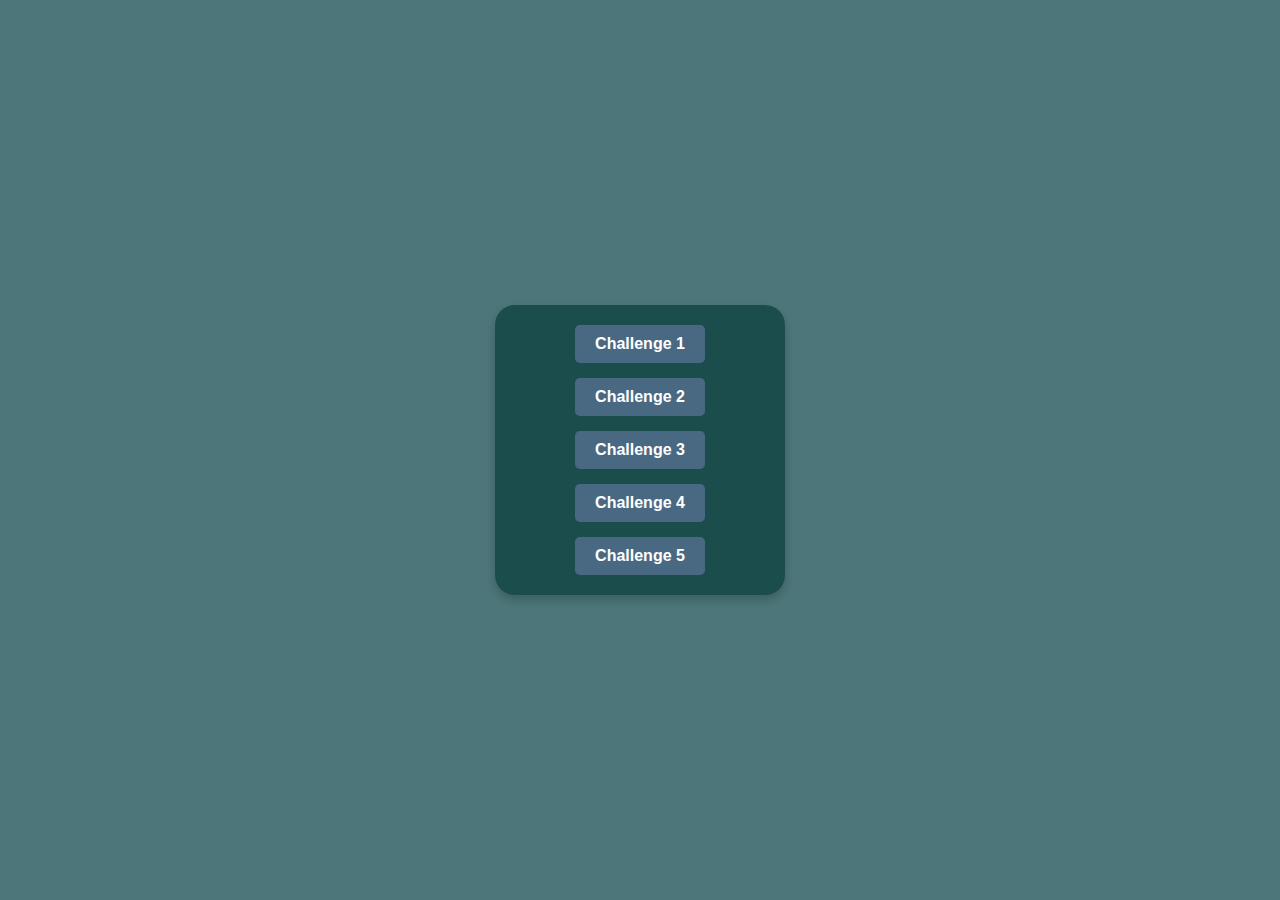
<file: index.html>
<!DOCTYPE html>
<html lang="fr">
    <head>
     <meta charset="utf-8">
     <title>Challenge Frontend</title>
     <link rel="stylesheet" href="style.css">
     <link rel="icon" type="image/png" sizes="32x32" href="site web 1/assets/images/favicon-32x32.png">
    </head>
    <body>
        <div class="button">
            <a href="site web 1/index.html" target="_blank">Challenge 1</a>
            <a href="site web 2/index.html" target="_blank">Challenge 2</a>
            <a href="site web 3/index.html" target="_blank">Challenge 3</a>
            <a href="site web 4/index.html" target="_blank">Challenge 4</a>
            <a href="site web 5/index.html" target="_blank">Challenge 5</a>
        </div>
    </body>
</html>
</file>
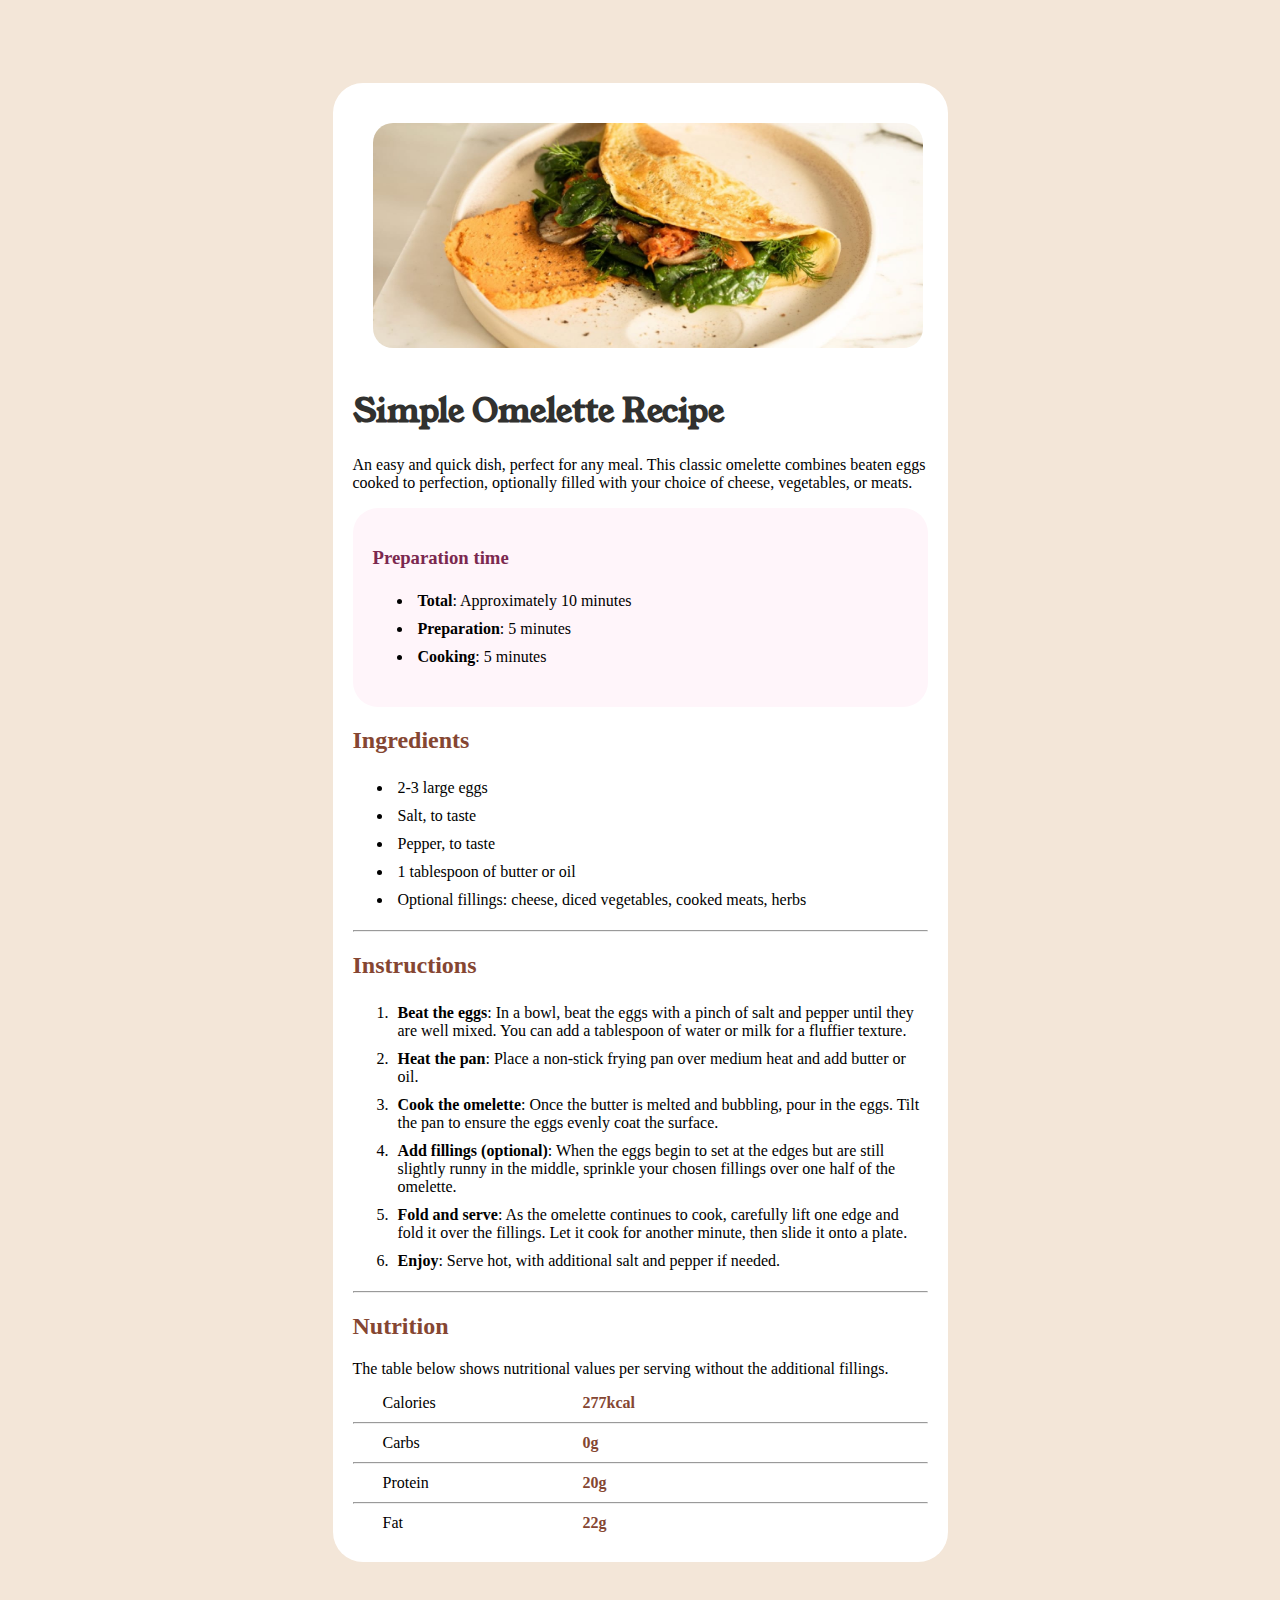
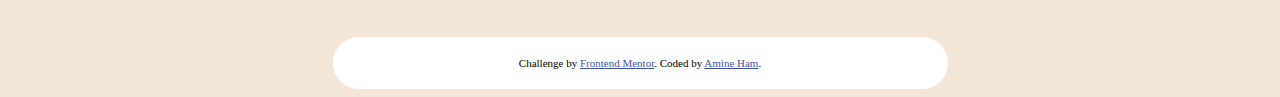
<file: site web 1/index.html>
<!DOCTYPE html>
<html lang="en">
<head>
  <meta charset="UTF-8">
  <meta name="viewport" content="width=device-width, initial-scale=1.0"> 

  <link rel="icon" type="image/png" sizes="32x32" href="./assets/images/favicon-32x32.png">
  
  <title>Frontend Mentor | Recipe page</title>
  <link rel="stylesheet" href="styles.css">
  <link rel="preconnect" href="https://fonts.googleapis.com">
  <link rel="preconnect" href="https://fonts.gstatic.com" crossorigin>
  <link href="https://fonts.googleapis.com/css2?family=Young+Serif&display=swap" rel="stylesheet">
 
  <style>
    .attribution { font-size: 11px; text-align: center; }
    .attribution a { color: hsl(228, 45%, 44%); }
  </style>
</head>
<body>
  <div class="contenue">
  <img src="assets/images/image-omelette.jpeg" alt="image représentant une omelette" class="image-omelette">

  <h1>Simple Omelette Recipe</h1>

  <p>An easy and quick dish, perfect for any meal. This classic omelette combines beaten eggs cooked 
  to perfection, optionally filled with your choice of cheese, vegetables, or meats.</p>

  <div class="Preparation"> <h3>Preparation time</h3>
<ul>
  <li><span class="gras">Total</span>: Approximately 10 minutes</li>
  <li><span class="gras">Preparation</span>: 5 minutes</li>
  <li><span class="gras">Cooking</span>: 5 minutes</li>
</ul>
</div>

  <h2>Ingredients</h2>
<ul>
  <li>2-3 large eggs</li>
  <li>Salt, to taste</li>
  <li>Pepper, to taste</li>
  <li>1 tablespoon of butter or oil</li>
  <li>Optional fillings: cheese, diced vegetables, cooked meats, herbs</li>
</ul>

<hr>

  <h2>Instructions</h2>
<ol>
  <li><span class="gras">Beat the eggs</span>: In a bowl, beat the eggs with a pinch of salt and pepper until they are well mixed. 
  You can add a tablespoon of water or milk for a fluffier texture.</li>

  <li><span class="gras">Heat the pan</span>: Place a non-stick frying pan over medium heat and add butter or oil.</li>

  <li><span class="gras">Cook the omelette</span>: Once the butter is melted and bubbling, pour in the eggs. Tilt the pan to ensure 
  the eggs evenly coat the surface.</li>

  <li><span class="gras">Add fillings (optional)</span>: When the eggs begin to set at the edges but are still slightly runny in the 
  middle, sprinkle your chosen fillings over one half of the omelette.</li>

  <li><span class="gras">Fold and serve</span>: As the omelette continues to cook, carefully lift one edge and fold it over the 
  fillings. Let it cook for another minute, then slide it onto a plate.</li>

  <li><span class="gras">Enjoy</span>: Serve hot, with additional salt and pepper if needed.</li>
</ol>

<hr>

  <h2>Nutrition</h2>

  <p>The table below shows nutritional values per serving without the additional fillings.</p>
  <div class="table">
  <p>
    <span class="label">Calories</span>
    <span class="value">277kcal</span>
  </p>
  
  <hr>
  
  <p>
    <span class="label">Carbs</span>
    <span class="value">0g</span>
  </p>
  
  <hr>
  
  <p>
    <span class="label">Protein</span>
    <span class="value">20g</span>
  </p>
  
  <hr>
  
  <p>
    <span class="label">Fat</span>
    <span class="value">22g</span>
  </p>
</div>

</div>
  
  <div class="attribution">
    Challenge by <a href="https://www.frontendmentor.io?ref=challenge" target="_blank">Frontend Mentor</a>. 
    Coded by <a href="https://github.com/MinoFS/" target="_blank">Amine Ham</a>.
  </div>
</body>
</html>
</file>
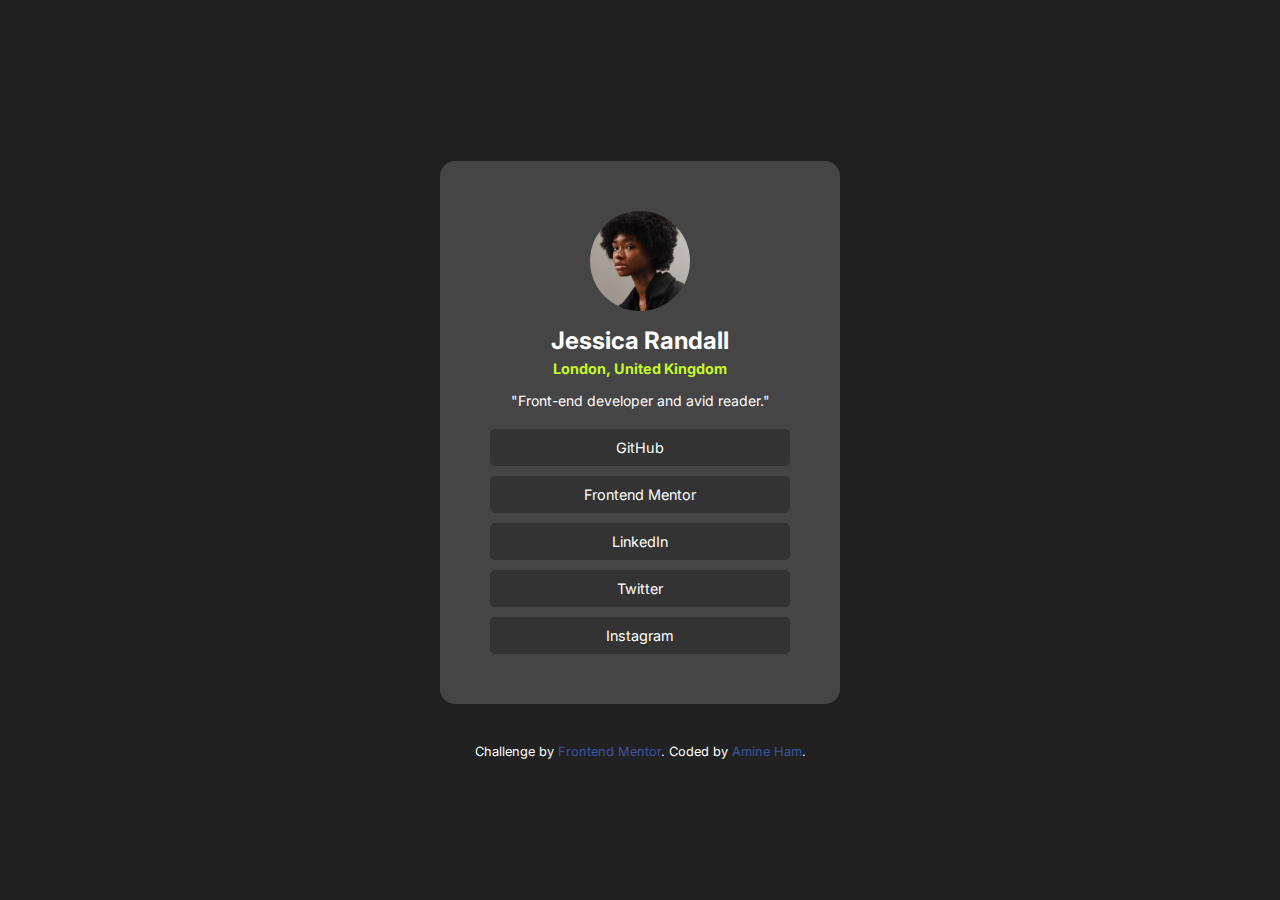
<file: site web 2/index.html>
<!DOCTYPE html>
<html lang="en">
<head>
  <meta charset="UTF-8">
  <meta name="viewport" content="width=device-width, initial-scale=1.0">
  <link rel="stylesheet" href="styles.css">
  <link rel="icon" type="image/png" sizes="32x32" href="./assets/images/favicon-32x32.png">
  <title>Frontend Mentor | Social links profile</title>
  <link rel="preconnect" href="https://fonts.googleapis.com">
<link rel="preconnect" href="https://fonts.gstatic.com" crossorigin>
<link href="https://fonts.googleapis.com/css2?family=Inter:ital,opsz,wght@0,14..32,100..900;1,14..32,100..900&family=Outfit:wght@100..900&family=Young+Serif&display=swap" rel="stylesheet">
</head>
<body>
<div class="card">
  <img src="assets/images/avatar-jessica.jpeg" alt="Jessica Randall" class="profile-picture">
  <h1>Jessica Randall</h1>
  <h2>London, United Kingdom</h2>
  <p>"Front-end developer and avid reader."</p>
  <div class="social-links">
    <a href="https://github.com/" target="_blank">GitHub</a>
    <a href="https://frontendmentor.io/" target="_blank">Frontend Mentor</a>
    <a href="https://linkedin.com/" target="_blank">LinkedIn</a>
    <a href="https://x.com/" target="_blank">Twitter</a>
    <a href="https://instagram.com/" target="_blank">Instagram</a>
  </div>
</div>
<div class="attribution">
  Challenge by <a href="https://www.frontendmentor.io?ref=challenge" target="_blank">Frontend Mentor</a>.
  Coded by <a href="https://github.com/MinoFS" target="_blank">Amine Ham</a>.
</div>
</body>
</html>
</file>
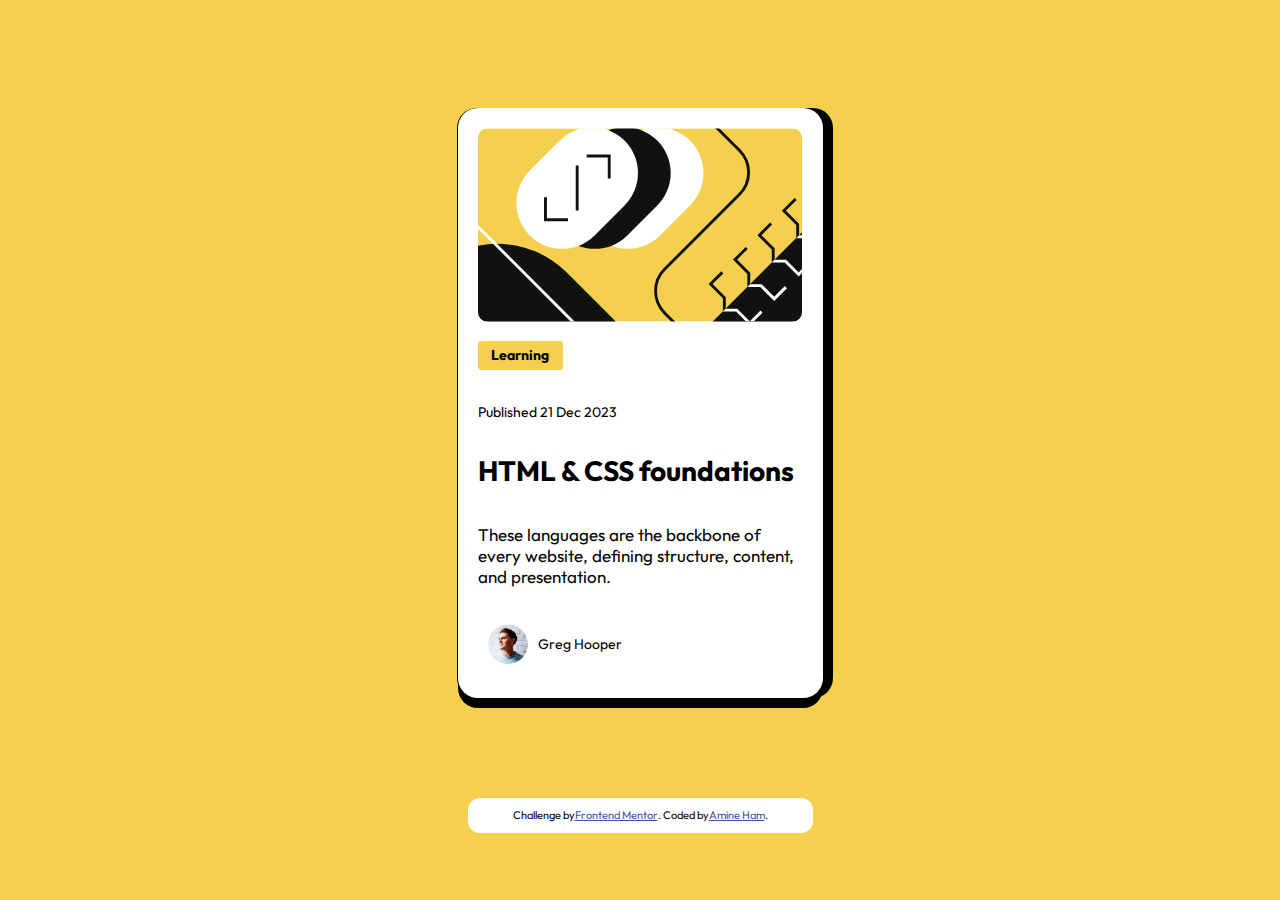
<file: site web 3/index.html>
<!DOCTYPE html>
<html lang="en">
<head>
  <meta charset="UTF-8">
  <meta name="viewport" content="width=device-width, initial-scale=1.0"> <!-- displays site properly based on user's device -->

  <link rel="icon" type="image/png" sizes="32x32" href="./assets/images/favicon-32x32.png">
  <link rel="stylesheet" href="styles.css">
  <title>Frontend Mentor | Blog preview card</title>
  <link rel="preconnect" href="https://fonts.googleapis.com">
  <link rel="preconnect" href="https://fonts.gstatic.com" crossorigin>
  <link href="https://fonts.googleapis.com/css2?family=Figtree:ital,wght@0,300..900;1,300..900&family=Inter:ital,opsz,wght@0,14..32,100..900;1,14..32,100..900&family=Outfit:wght@100..900&family=Young+Serif&display=swap" rel="stylesheet">

<body>

  <div class="card">
<img src="assets/images/illustration-article.svg" alt="image qui représente une illustration d'article" class="illustration">
  <h4>Learning</h4>

  <p>Published 21 Dec 2023</p>

  <h1 class="titre">HTML & CSS foundations</h1>

  <p class="presentation">These languages are the backbone of every website, defining structure, content, and presentation.</p>

  <p class="author">
    <img src="assets/images/image-avatar.webp" alt="image représentant Greg Hooper" class="pdp">
    Greg Hooper
  </p>
  
  
</div>

  <div class="attribution">
    Challenge by <a href="https://www.frontendmentor.io?ref=challenge" target="_blank">Frontend Mentor </a>. 
    Coded by <a href="https://github.com/MinoFS" target="_blank">Amine Ham</a>.
  </div>
</body>
</html>
</file>
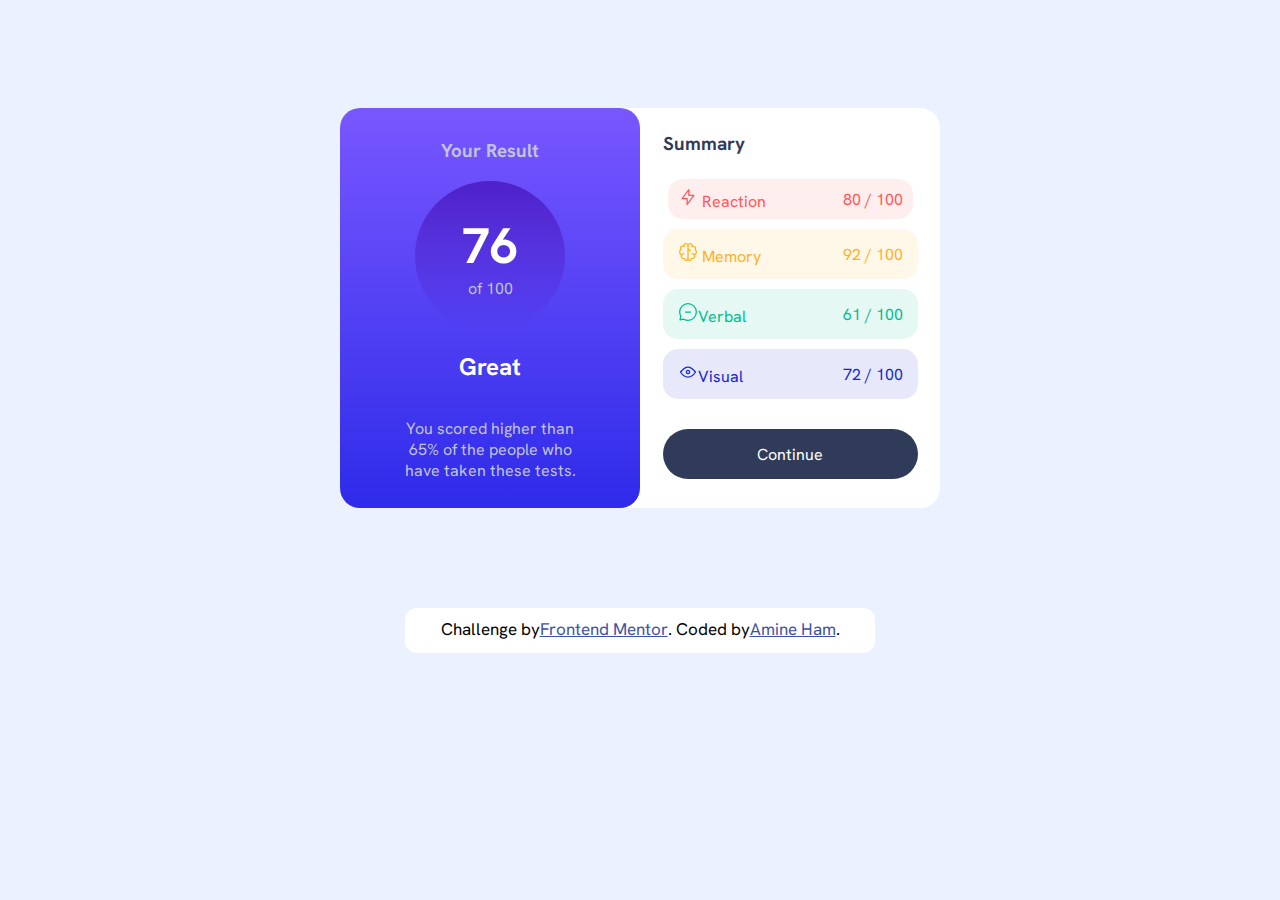
<file: site web 4/index.html>
<!DOCTYPE html>
<html lang="en">
<head>
  <meta charset="UTF-8">
  <meta name="viewport" content="width=device-width, initial-scale=1.0"> <!-- displays site properly based on user's device -->

  <link rel="icon" type="image/png" sizes="32x32" href="./assets/images/favicon-32x32.png">
  <link rel="stylesheet" href="styles.css">
  <link rel="preconnect" href="https://fonts.googleapis.com">
<link rel="preconnect" href="https://fonts.gstatic.com" crossorigin>
<link href="https://fonts.googleapis.com/css2?family=Hanken+Grotesk:ital,wght@0,100..900;1,100..900&display=swap" rel="stylesheet">
  <title>Frontend Mentor | Results summary component</title>
</head>
<body>
<div class="card">
  <div class="card-result">
  <h3>Your Result</h3>

  <div class="Result">
  <p class="number-result">76</p>
  <p class="number-total">of 100</p>
  </div>

  <h2 class="opinion-result">Great</h2>

  <p class="paragraph-result">You scored higher than 65% of the people who have taken these tests.</p>
  </div>
  
  <div class="card-summary">
  <h3>Summary</h3>

  <div class="Reaction">
    
  <p> <img src="assets/images/icon-reaction.svg" alt="Reaction button"> Reaction</p>
  <p>80 / 100</p>
  </div>

  <div class="Memory">
  <p> <img src="assets/images/icon-memory.svg" alt="Memory button"> Memory</p>
<p>92 / 100</p>
 </div>

 <div class="Verbal">
  
<p><img src="assets/images/icon-verbal.svg" alt="Verbal button">Verbal</p>
<p> 61 / 100</p>
 </div>

 <div class="Visual">
  
<p><img src="assets/images/icon-visual.svg" alt="Visual button">Visual</p>
<p>72 / 100</p>
 </div>

  <p class="button">Continue</p>
  </div>
</div>

  <div class="attribution">
    Challenge by <a href="https://www.frontendmentor.io?ref=challenge" target="_blank">Frontend Mentor</a>. 
    Coded by <a href="https://github.com/MinoFS" target="_blank">Amine Ham</a>.
  </div>
</body>
</html>
</file>
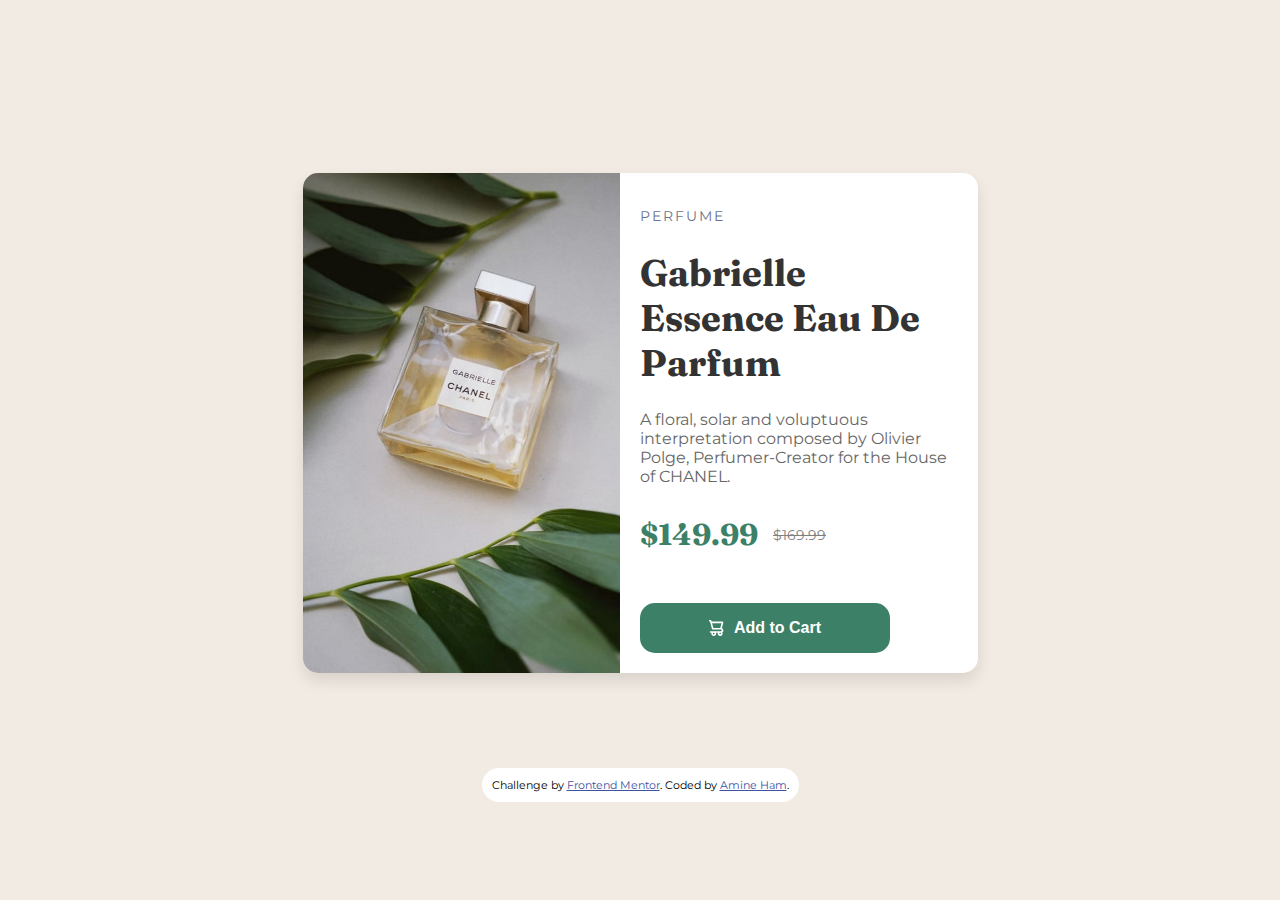
<file: site web 5/index.html>
<!DOCTYPE html>
<html lang="en">
<head>
  <meta charset="UTF-8">
  <meta name="viewport" content="width=device-width, initial-scale=1.0">
  <link rel="stylesheet" href="styles.css">
  <link rel="icon" type="image/png" sizes="32x32" href="./images/favicon-32x32.png">
  <link rel="preconnect" href="https://fonts.googleapis.com">
  <link rel="preconnect" href="https://fonts.gstatic.com" crossorigin>
  <link href="https://fonts.googleapis.com/css2?family=Fraunces:wght@100..900&family=Hanken+Grotesk:wght@100..900&family=Montserrat:wght@100..900&display=swap" rel="stylesheet">
  <link rel="preconnect" href="https://fonts.googleapis.com">
<link rel="preconnect" href="https://fonts.gstatic.com" crossorigin>
<link rel="preconnect" href="https://fonts.googleapis.com">
<link rel="preconnect" href="https://fonts.gstatic.com" crossorigin>
<link href="https://fonts.googleapis.com/css2?family=Fraunces:ital,opsz,wght@0,9..144,100..900;1,9..144,100..900&family=Hanken+Grotesk:ital,wght@0,100..900;1,100..900&family=Montserrat:ital,wght@0,100..900;1,100..900&display=swap" rel="stylesheet">

  <title>Product Preview Card</title>
</head>
<body>
  <div class="card">
    <div class="card-image">
      <img src="images/image-product-desktop.jpg" alt="parfum Gabrielle Essence">
    </div>
    <div class="card-content">
      <h3>PERFUME</h3>
      <h1>Gabrielle Essence Eau De Parfum</h1>
      <p class="descriptif">
        A floral, solar and voluptuous interpretation composed by Olivier Polge, 
        Perfumer-Creator for the House of CHANEL.
      </p>
      <div class="price">
        <p class="new-price">$149.99</p>
        <p class="old-price">$169.99</p>
      </div>
      <button class="button">
        <img src="images/icon-cart.svg" alt="cart icon"> Add to Cart
      </button>
    </div>
  </div>
  <div class="attribution">
    Challenge by <a href="https://www.frontendmentor.io?ref=challenge" target="_blank">Frontend Mentor</a>. 
    Coded by <a href="https://github.com/MinoFS/" target="_blank">Amine Ham</a>.
  </div>
</body>
</html>
</file>
<file: style.css>
body {
    display: flex;
    justify-content: center;
    align-items: center;
    background-color: rgb(76, 118, 121);
    height: 100vh;
    margin: 0;
    font-family: Arial, sans-serif;
}

.button {
    display: flex;
    flex-direction: column;
    justify-content: center;
    align-items: center;
    gap: 15px;
    width: 250px;
    height: 250px;
    background-color: rgb(28, 77, 77);
    border-radius: 20px;
    box-shadow: 0 5px 10px rgba(0, 0, 0, 0.2);
    padding: 20px;
}

a {
    display: inline-block;
    text-decoration: none;
    color: white;
    text-align: center;
    padding: 10px 20px;
    background-color: hsl(207, 28%, 40%);
    border-radius: 5px;
    font-size: 1rem;
    font-weight: bold;
    transition: background-color 0.3s, transform 0.2s;
}

a:hover {
    background-color: hsl(207, 28%, 50%);
    transform: scale(1.05);
}
</file>
<file: site web 1/styles.css>
body{
    
    font-family: "Outfit", serif;
    background-color: hsl(30, 54%, 90%);
    display: flex;
    justify-content: center; 
    align-items: center;   
    flex-direction: column;
}

h1{
  color: hsl(60, 2%, 19%);
  font-family: "Young Serif", serif;
}

h2{
    color: hsl(14, 45%, 36%);
}

h3 {
    color: hsl(332, 51%, 32%);
}

li{
    padding: 5px;
    
}

.Preparation{
    background-color: hsl(330, 100%, 98%);
    padding: 20px;
    border-radius: 25px;
    font-family: "Outfit", serif;
    
}

.gras{
    font-weight: bold;
}

.contenue {
   background-color: white;
   width: 575px;
   border-radius: 30px;
   align-self: auto;
   padding: 20px;
   margin: 75px;
   position: center;
   
}

.image-omelette{
    display: block;          
    margin: 0 auto;  
    height: 225px;
    width: 550px;
    border-radius: 40px;
    padding: 20px;
}


  .table p {
    display: flex;              
    justify-content: flex-start; 
    margin: 10px 0;            
  }
  
  .label {
    width: 200px;               
    text-align: left;  
    margin-left: 30px;         
  }
  
  .value {
    width: 150px;              
    text-align: left;    
    color: hsl(14, 45%, 36%);   
    font-weight: bold;    
  }

  .attribution{
    background-color: white;
    width: 575px;
    border-radius: 30px;
    align-self: auto;
    padding: 20px;
  }
</file>
<file: site web 2/styles.css>
/* Import de la police Inter */
@import url('https://fonts.googleapis.com/css2?family=Inter:wght@100..900&display=swap');

body {
    display: flex;
    flex-direction: column;
    justify-content: center;
    align-items: center;
    background-color: hsl(0, 0%, 13%);
    color: white;
    font-family: "Inter", sans-serif; /* Correction */
    margin: 0;
    height: 100vh;
}

.card {
    margin: 20px;
    padding: 50px;
    display: flex;
    flex-direction: column;
    align-items: center;
    background-color: hsl(0, 0%, 27%);
    border-radius: 15px;
    width: 300px;
}

.profile-picture {
    width: 100px;
    height: 100px;
    border-radius: 50%;
    margin-bottom: 15px;
}

h1 {
    margin: 0;
    font-size: 1.5rem;
}

h2 {
    color: hsl(75, 94%, 57%);
    font-size: 0.9rem;
    margin: 5px 0;
}

p {
    font-size: 14px;
    margin: 10px 0 20px;
    text-align: center;
}

.social-links {
    display: flex;
    flex-direction: column;
    gap: 10px;
    width: 100%;
}

.social-links a {
    text-decoration: none;
    color: white;
    text-align: center;
    padding: 10px;
    background-color: hsl(0, 0%, 20%);
    border-radius: 5px;
    font-size: 0.9rem;
    transition: background-color 0.3s, color 0.3s;
}

.social-links a:hover {
    background-color: hsl(75, 94%, 57%);
    color: hsl(0, 0%, 33%);
}

.attribution {
    font-size: 0.8rem;
    text-align: center;
    margin-top: 20px;
}

.attribution a {
    color: hsl(228, 45%, 44%);
    text-decoration: none;
}
</file>
<file: site web 3/styles.css>
body {
    display: flex;
    justify-content: center;
    align-items: center;
    background-color: #f4d04e;
    flex-direction: column;
    font-family: "Outfit", sans-serif; 
}

.card {
    display: flex;
    justify-content: flex-start;
    flex-direction: column;
    background-color: hsl(0, 0%, 100%);
    border-radius: 20px;
    padding: 20px;
    margin: 100px;
    height: 550px;
    width: 325px;
    font-size: 14px;
    box-shadow:
        10px 0 0 black,  
        0 1px 0 black, 
        0 10px 0 black, 
        -1px 0 0 black; 
}

.titre:hover {
    color: #f4d04e;
}

.card h4 {
    display: flex;
    justify-content: center;
    width: 75px;
    height: 40px;
    background-color: #f4d04e;
    border-radius: 3.5px;
    padding: 5px;
}

.presentation {
    font-size: 17px;
}

.card .illustration {
    display: block; 
    margin: 0 auto; 
    max-width: 100%;
    height: auto; 
    border-radius: 10px;
}

.card p {
    text-align: left;
}

.author {
    display: flex; 
    align-items: center; 
    margin-top: 20px; 
}

.pdp {
    margin-left: 10px; 
    margin-right: 10px;
    width: 40px; 
    height: 40px; 
    border-radius: 50%; 
}

.attribution {
    display: flex;
    justify-content: center;
    padding: 10px;
    font-size: 11px; 
    text-align: center; 
    height: 15px;
    width: 325px;
    background-color: white;
    border-radius: 12px;
}

.attribution a { 
    color: hsl(228, 45%, 44%); 
}
</file>
<file: site web 4/styles.css>
body{
    display: flex;
    justify-content: center;
    align-items: center;
    flex-direction: column;
    font-family: "Hanken Grotesk", serif;
    background-color: hsl(221, 100%, 96%);
}

.card{
    display: flex;
    background-color: hsl(0, 0%, 100%);
    width: 600px;
    height: 400px;
    border-radius: 20px;
    margin: 100px;
}

.card-result{
    width: 300px;
    display: flex;
    justify-content: center;
    align-items: center;
    flex-direction: column;
    background: linear-gradient(#7857ff , #2e2be9);
    border-radius: 20px;
}

.card-summary{
    display: flex;
    justify-content: center;
    align-items: center;
    flex-direction: column;
    width: 300px;
}

.Result {
    display: flex;
    justify-content: center;
    align-items: center;
    flex-direction: column;
    border-radius: 50%;
    background: linear-gradient(hsla(256, 72%, 46%, 1), hsla(241, 72%, 46%, 0));
    width: 150px;
    height: 150px;
    max-height: 100%;
    max-width: 100%;
    overflow: hidden; 
    text-align: center;
}

.number-result {
    font-size: 50px;
    color: white;
    margin: 0; 
    font-weight: bold;
}

.number-total {
    color: rgb(193, 196, 213);
    font-size: 16px;
    margin: 0;
}
.opinion-result{
    color: white;
}
.paragraph-result{
   
    text-align: center;
    width: 200px;
    color: rgb(193, 196, 213);
}
.card-result h3 {
    color: rgb(193, 196, 213);
}

.button{
    padding: 15px;
    text-align: center;
    background-color: hsl(224, 30%, 27%);
    width: 225px;
    height: 20px;
    border-radius: 30px;
    color: white;
    margin: 25px;
    
}
.button:hover{
    background: linear-gradient(#7857ff , #2e2be9);
}

.Reaction{
    display: flex;
    align-items: center;
    justify-content: space-between;
    padding: 10px;
    text-align: center;
    background-color: rgba(255, 87, 87, 0.1);
    color: rgb(255, 87, 87);
    width: 225px;
    height: 20px;
    border-radius: 15px;
    margin: 5px;
}


.Memory{
    display: flex;
    align-items: center;
    justify-content: space-between;
    padding: 15px;
    text-align: center;
    background-color: rgba(255, 176, 31, 0.1);
    color: rgb(255, 176, 31);
    width: 225px;
    height: 20px;
    border-radius: 15px;
    margin: 5px;
    
}

.Visual{
    display: flex;
    align-items: center;
    justify-content: space-between;
    padding: 15px;
    text-align: center;
    background-color: rgba(17, 37, 212, 0.1);
    color: rgb(17, 37, 212);
    width: 225px;
    height: 20px;
    border-radius: 15px;
    margin: 5px;
   
}
.Verbal{
    display: flex;
    align-items: center;
    justify-content: space-between;
    padding: 15px;
    text-align: center;
    background-color: rgba(0, 189, 145, 0.1);
    color: rgb(0, 189, 145);
    width: 225px;
    height: 20px;
    border-radius: 15px;
    margin: 5px;
}
.card-summary h3 {
    text-align: left;
    width: 85%; 
    color: hsl(224, 30%, 27%);
}

.attribution {
    display: flex;
    justify-content: center;
    padding: 10px;
    font-size: 17px; 
    text-align: center; 
    max-width: 100%;
    overflow: hidden; 
    height: 25px;
    width: 450px;
    background-color: white;
    border-radius: 12px;
}
.attribution a { color: hsl(228, 45%, 44%); }
</file>
<file: site web 5/styles.css>
body {
    display: flex;
    justify-content: center;
    align-items: center;
    flex-direction: column;
    background-color: hsl(30, 38%, 92%);
    font-family: "Montserrat", serif;
    margin: 0;
    height: 100vh;
}


.card {
    display: flex;
    background-color: white;
    border-radius: 15px;
    width: 675px;
    height: 500px;
    overflow: hidden;
    box-shadow: 0 8px 15px rgba(0, 0, 0, 0.1);
    max-width: 100%;
    margin: 75px;
}

.card-image {
    width: 50%;
    height: 100%;
}

.card-image img {
    width: 100%;
    height: 100%;
    object-fit: cover;
}

.card-content {
    width: 50%;
    display: flex;
    flex-direction: column;
    justify-content: center;
    padding: 20px;
}

h3 {
    font-size: 14px;
    font-weight: 400;
    letter-spacing: 2px;
    color: hsl(228, 12%, 48%);
    margin-bottom: 10px;
}

h1 {
    font-family: "Fraunces", sans-serif;
    font-size: 37px;
    font-weight: 700;
    margin: 15px 0;
    color: hsl(0, 0%, 20%);
}

.descriptif {
    font-size: 16px;
    color: hsl(0, 0%, 40%);
    margin: 10px 0 0px;
}


.price {
    display: flex;
    align-items: center;
    margin-bottom: 20px;
}

.new-price {
    font-family: "Fraunces", serif;
    font-size: 30px;
    color: hsl(158, 36%, 37%);
    font-weight: bold;
    margin-right: 15px;
}

.old-price {
    text-decoration: line-through;
    color: hsl(0, 0%, 50%);
    font-size: 14px;
}


.button {
    display: flex;
    align-items: center;
    justify-content: center;
    width: 250px;
    height: 50px;
    border-radius: 15px;
    background-color: hsl(158, 36%, 37%);
    color: white;
    font-weight: bold;
    font-size: 16px;
    border: none;
    cursor: pointer;
}

.button img {
    margin-right: 10px;
}

.button:hover {
    background-color: hsl(161, 59%, 25%);
    transition: background-color 0.3s ease;
}

.attribution {
    background-color: white;
    border-radius: 20px;
    padding: 10px;
    font-size: 11px;
    text-align: center;
    margin-top: 20px;
}

.attribution a {
    color: hsl(228, 45%, 44%);
}
</file>
